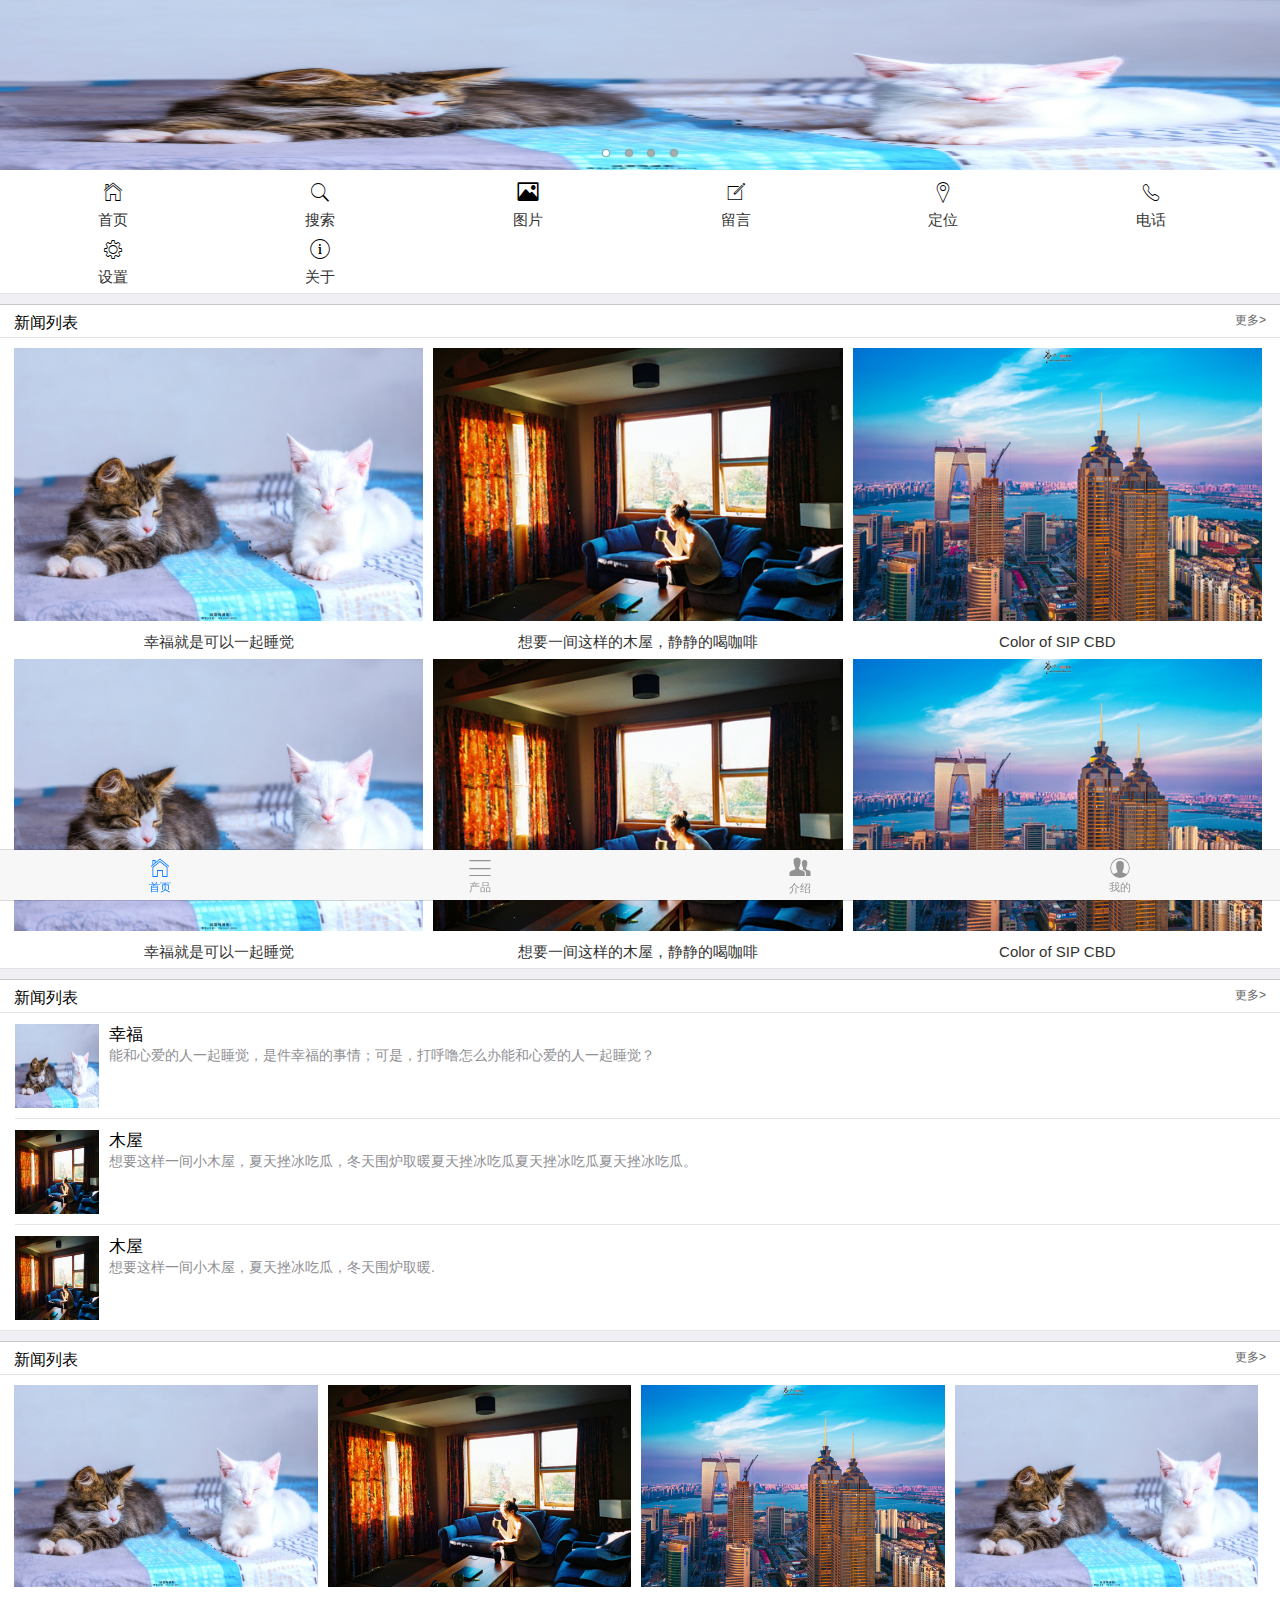
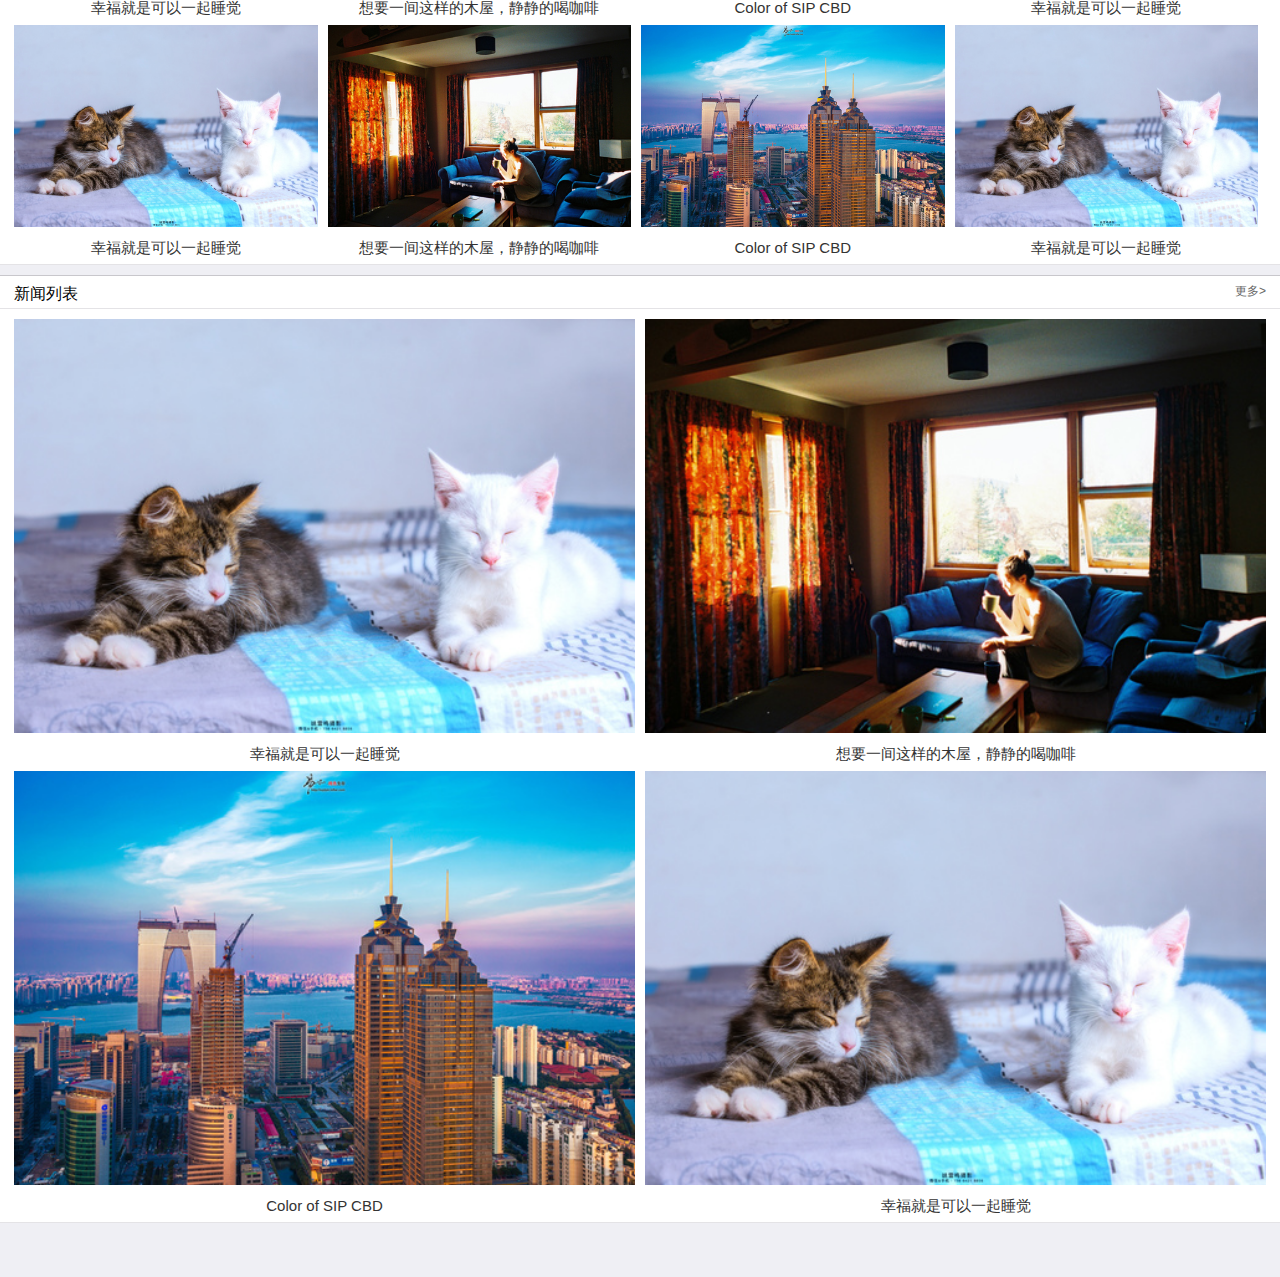
<file: index.html>
<!DOCTYPE html>
<html>
<head>
<meta charset="utf-8">
<meta name="viewport" content="width=device-width,initial-scale=1,minimum-scale=1,maximum-scale=1,user-scalable=no" />
<title>首页</title>
<script src="js/mui.min.js"></script>
<link href="css/mui.min.css" rel="stylesheet"/>
<link href="css/icons-extra.css" rel="stylesheet"  />
<style>
.mui-slider .mui-slider-group .mui-slider-item img{width: 100%; height: 170px; display: block; overflow: hidden;}
.marClear{height: 54px;}
.mui-bar-popover {
	width: 30%;
}
.mui-table-view.mui-grid-view .ones .mui-media-object{
	width: 100%; height:130px; display: block; overflow: hidden;
}

.mui-table-view .mui-media-object{line-height: 84px;max-width: 84px;height: 84px;}
.mui-ellipsis{white-space: initial;}
.wamp .tits{height: 34px; padding:5px 14px; margin-top: 10px; border-top: 1px solid #c8c7cc; background: #FFF; overflow: hidden;}
.wamp .tits h4{float: left; font-weight: 100;font-size:16px; color: #000;}
.wamp .tits a{float: right; font-size:12px; color: #666;}
</style>
<script type="text/javascript" charset="utf-8">
  	mui.init();
</script>
</head>
<body>
<div class="mui-collapse-content">	<div id="slider" class="mui-slider">
		<div class="mui-slider-group mui-slider-loop">
			<!-- 额外增加的一个节点(循环轮播：第一个节点是最后一张轮播) -->
			<div class="mui-slider-item mui-slider-item-duplicate">
				<a href="#">
					<img src="images/yuantiao.jpg">
				</a>
			</div>
			<!-- 第一张 -->
			<div class="mui-slider-item">
				<a href="#">
					<img src="images/shuijiao.jpg">
				</a>
			</div>
			<!-- 第二张 -->
			<div class="mui-slider-item">
				<a href="#">
					<img src="images/muwu.jpg">
				</a>
			</div>
			<!-- 第三张 -->
			<div class="mui-slider-item">
				<a href="#">
					<img src="images/cbd.jpg">
				</a>
			</div>
			<!-- 第四张 -->
			<div class="mui-slider-item">
				<a href="#">
					<img src="images/yuantiao.jpg">
				</a>
			</div>
			<!-- 额外增加的一个节点(循环轮播：最后一个节点是第一张轮播) -->
			<div class="mui-slider-item mui-slider-item-duplicate">
				<a href="#">
					<img src="images/shuijiao.jpg">
				</a>
			</div>
		</div>
		<div class="mui-slider-indicator">
			<div class="mui-indicator mui-active"></div>
			<div class="mui-indicator"></div>
			<div class="mui-indicator"></div>
			<div class="mui-indicator"></div>
		</div>
	</div>
</div>
<!--轮播图-->
<ul class="mui-table-view mui-grid-view mui-grid-12">
    <li class="mui-table-view-cell mui-media mui-col-xs-3 mui-col-sm-2"><a href="#">
            <span class="mui-icon mui-icon-home"></span>
            <div class="mui-media-body">首页</div></a></li>
    <li class="mui-table-view-cell mui-media mui-col-xs-3 mui-col-sm-2"><a href="indexed-list.html">
            <span class="mui-icon mui-icon-search"></span>
            <div class="mui-media-body">搜索</div></a></li>
    <li class="mui-table-view-cell mui-media mui-col-xs-3 mui-col-sm-2"><a href="imageviewer.html">
            <span class="mui-icon mui-icon-image"></span>
            <div class="mui-media-body">图片</div></a></li>
    <li class="mui-table-view-cell mui-media mui-col-xs-3 mui-col-sm-2"><a href="message.html">
            <span class="mui-icon mui-icon-compose"></span>
            <div class="mui-media-body">留言</div></a></li>
    <li class="mui-table-view-cell mui-media mui-col-xs-3 mui-col-sm-2"><a href="#">
            <span class="mui-icon mui-icon-location"></span>
            <div class="mui-media-body">定位</div></a></li>
    
    <li class="mui-table-view-cell mui-media mui-col-xs-3 mui-col-sm-2"><a href="#">
            <span class="mui-icon mui-icon-phone"></span>
            <div class="mui-media-body">电话</div></a></li>
    <li class="mui-table-view-cell mui-media mui-col-xs-3 mui-col-sm-2"><a href="#">
            <span class="mui-icon mui-icon-gear"></span>
            <div class="mui-media-body">设置</div></a></li>
    <li class="mui-table-view-cell mui-media mui-col-xs-3 mui-col-sm-2"><a href="contactus.html">
            <span class="mui-icon mui-icon-info"></span>
            <div class="mui-media-body">关于</div></a></li>
</ul>
<div class="mui-content wamp" >
	<div class="tits">
		<h4>新闻列表</h4> <a href="listimg.html">更多&gt;</a>
	</div>
	<ul class="mui-table-view mui-grid-view">
	    <li class="mui-table-view-cell mui-media mui-col-xs-4">
	        <a href="#">
	            <img class="mui-media-object" src="images/shuijiao.jpg">
	            <div class="mui-media-body">幸福就是可以一起睡觉</div>
	        </a>
	    </li>
	    <li class="mui-table-view-cell mui-media mui-col-xs-4">
	        <a href="#">
	            <img class="mui-media-object" src="images/muwu.jpg">
	            <div class="mui-media-body">想要一间这样的木屋，静静的喝咖啡</div>
	        </a>
	    </li>
	    <li class="mui-table-view-cell mui-media mui-col-xs-4">
	        <a href="#"><img class="mui-media-object" src="images/cbd.jpg">
	            <div class="mui-media-body">Color of SIP CBD</div>
	        </a>
	    </li>
	    <li class="mui-table-view-cell mui-media mui-col-xs-4">
	        <a href="#">
	            <img class="mui-media-object" src="images/shuijiao.jpg">
	            <div class="mui-media-body">幸福就是可以一起睡觉</div>
	        </a>
	    </li>
	    <li class="mui-table-view-cell mui-media mui-col-xs-4">
	        <a href="#">
	            <img class="mui-media-object" src="images/muwu.jpg">
	            <div class="mui-media-body">想要一间这样的木屋，静静的喝咖啡</div>
	        </a>
	    </li>
	    <li class="mui-table-view-cell mui-media mui-col-xs-4">
	        <a href="#"><img class="mui-media-object" src="images/cbd.jpg">
	            <div class="mui-media-body">Color of SIP CBD</div>
	        </a>
	    </li>
	</ul>
</div>
<!--新闻列表-->
<div class="mui-content wamp" >
	<div class="tits">
		<h4>新闻列表</h4> <a href="listtxt.html">更多&gt;</a>
	</div>
	<ul class="mui-table-view">
		<li class="mui-table-view-cell mui-media">
			<a href="javascript:;">
				<img class="mui-media-object mui-pull-left" src="images/shuijiao.jpg">
				<div class="mui-media-body">
					幸福
					<p class="mui-ellipsis">能和心爱的人一起睡觉，是件幸福的事情；可是，打呼噜怎么办能和心爱的人一起睡觉？</p>
				</div>
			</a>
		</li>
		<li class="mui-table-view-cell mui-media">
			<a href="javascript:;">
				<img class="mui-media-object mui-pull-left" src="images/muwu.jpg">
				<div class="mui-media-body">
					木屋
					<p class="mui-ellipsis">想要这样一间小木屋，夏天挫冰吃瓜，冬天围炉取暖夏天挫冰吃瓜夏天挫冰吃瓜夏天挫冰吃瓜。</p>
				</div>
			</a>
		</li>
		<li class="mui-table-view-cell mui-media">
			<a href="javascript:;">
				<img class="mui-media-object mui-pull-left" src="images/muwu.jpg">
				<div class="mui-media-body">
					木屋
					<p class="mui-ellipsis">想要这样一间小木屋，夏天挫冰吃瓜，冬天围炉取暖.</p>
				</div>
			</a>
		</li>
	</ul>
</div>
<!--新闻列表-->
<div class="mui-content wamp" >
	<div class="tits">
		<h4>新闻列表</h4> <a href="">更多&gt;</a>
	</div>
	<ul class="mui-table-view mui-grid-view">
	    <li class="mui-table-view-cell mui-media mui-col-xs-3">
	        <a href="#">
	            <img class="mui-media-object" src="images/shuijiao.jpg">
	            <div class="mui-media-body">幸福就是可以一起睡觉</div>
	        </a>
	    </li>
	    <li class="mui-table-view-cell mui-media mui-col-xs-3">
	        <a href="#">
	            <img class="mui-media-object" src="images/muwu.jpg">
	            <div class="mui-media-body">想要一间这样的木屋，静静的喝咖啡</div>
	        </a>
	    </li>
	    <li class="mui-table-view-cell mui-media mui-col-xs-3">
	        <a href="#"><img class="mui-media-object" src="images/cbd.jpg">
	            <div class="mui-media-body">Color of SIP CBD</div>
	        </a>
	    </li>
	    <li class="mui-table-view-cell mui-media mui-col-xs-3">
	        <a href="#">
	            <img class="mui-media-object" src="images/shuijiao.jpg">
	            <div class="mui-media-body">幸福就是可以一起睡觉</div>
	        </a>
	    </li>
	    <li class="mui-table-view-cell mui-media mui-col-xs-3">
	        <a href="#">
	            <img class="mui-media-object" src="images/shuijiao.jpg">
	            <div class="mui-media-body">幸福就是可以一起睡觉</div>
	        </a>
	    </li>
	    <li class="mui-table-view-cell mui-media mui-col-xs-3">
	        <a href="#">
	            <img class="mui-media-object" src="images/muwu.jpg">
	            <div class="mui-media-body">想要一间这样的木屋，静静的喝咖啡</div>
	        </a>
	    </li>
	    <li class="mui-table-view-cell mui-media mui-col-xs-3">
	        <a href="#"><img class="mui-media-object" src="images/cbd.jpg">
	            <div class="mui-media-body">Color of SIP CBD</div>
	        </a>
	    </li>
	    <li class="mui-table-view-cell mui-media mui-col-xs-3">
	        <a href="#">
	            <img class="mui-media-object" src="images/shuijiao.jpg">
	            <div class="mui-media-body">幸福就是可以一起睡觉</div>
	        </a>
	    </li>	   
	</ul>
</div>
<!--新闻列表-->
<div class="mui-content wamp" >
	<div class="tits">
		<h4>新闻列表</h4> <a href="">更多&gt;</a>
	</div>
	<ul class="mui-table-view mui-grid-view">
	    <li class="mui-table-view-cell mui-media mui-col-xs-6">
	        <a href="#">
	            <img class="mui-media-object" src="images/shuijiao.jpg">
	            <div class="mui-media-body">幸福就是可以一起睡觉</div>
	        </a>
	    </li>
	    <li class="mui-table-view-cell mui-media mui-col-xs-6">
	        <a href="#">
	            <img class="mui-media-object" src="images/muwu.jpg">
	            <div class="mui-media-body">想要一间这样的木屋，静静的喝咖啡</div>
	        </a>
	    </li>
	    <li class="mui-table-view-cell mui-media mui-col-xs-6">
	        <a href="#"><img class="mui-media-object" src="images/cbd.jpg">
	            <div class="mui-media-body">Color of SIP CBD</div>
	        </a>
	    </li>
	    <li class="mui-table-view-cell mui-media mui-col-xs-6">
	        <a href="#">
	            <img class="mui-media-object" src="images/shuijiao.jpg">
	            <div class="mui-media-body">幸福就是可以一起睡觉</div>
	        </a>
	    </li>
	</ul>
</div>
<!--新闻列表-->


<!--网站底部导航-->
<div class="marClear"></div>
<nav class="mui-bar mui-bar-tab ">
	<a class="mui-tab-item mui-active"  href="javascript:;" onclick="window.location.href='index.html'">
        <span class="mui-icon mui-icon-home"></span>
        <span class="mui-tab-label">首页</span>
    </a>
	<a class="mui-tab-item" href="#Popover_0">
		<span class="mui-icon mui-icon-bars"></span>
		<span class="mui-tab-label">产品</span>
		
	</a>
	<a class="mui-tab-item" href="#Popover_1">
		<span class="mui-icon mui-icon-extra mui-icon-extra-peoples"></span>
        <span class="mui-tab-label">介绍</span>
		
	</a>
	<a class="mui-tab-item" href="#Popover_2">
		<span class="mui-icon mui-icon-contact"></span>
        <span class="mui-tab-label">我的</span>
	</a>
</nav>

<div id="Popover_0" class="mui-popover mui-bar-popover">
	<div class="mui-popover-arrow"></div>
	<ul class="mui-table-view">
		<li class="mui-table-view-cell"><a href="listtxt.html">文字产品</a></li>
		<li class="mui-table-view-cell"><a href="listimg.html">图片产品</a></li>
	</ul>
</div>
<div id="Popover_1" class="mui-popover mui-bar-popover">
	<div class="mui-popover-arrow"></div>
	<ul class="mui-table-view">
		<li class="mui-table-view-cell"><a href="companyprofile.html">公司简介</a></li>
		<li class="mui-table-view-cell"><a href="contactus.html">联系我们</a></li>

	</ul>
</div>
<div id="Popover_2" class="mui-popover mui-bar-popover">
	<div class="mui-popover-arrow"></div>
	<ul class="mui-table-view">
		<li class="mui-table-view-cell"><a href="login.html">会员登录</a></li>
		<li class="mui-table-view-cell"><a href="reg.html">会员注册</a></li>
	</ul>
</div>
</body>
</html>
</file>
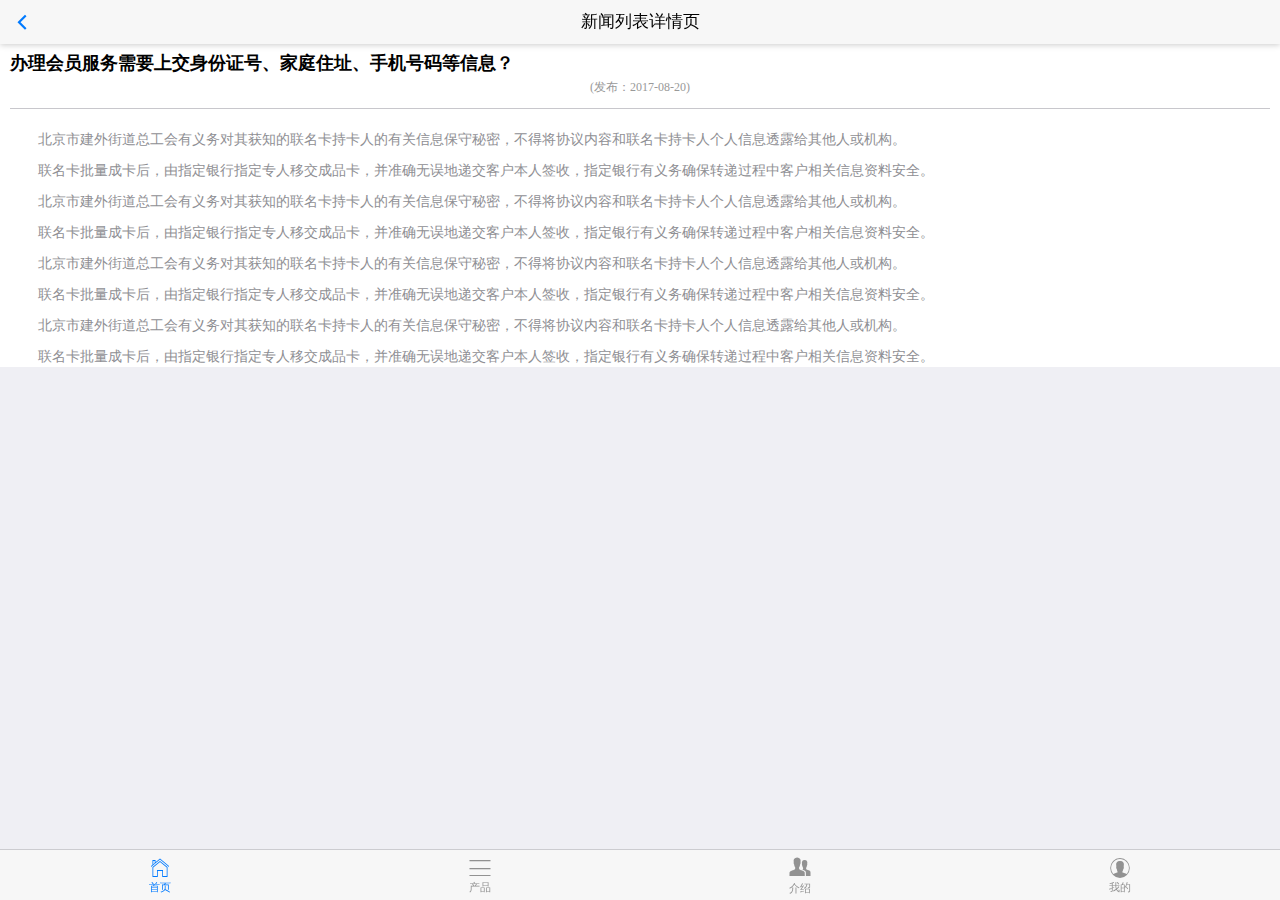
<file: article.html>
<!DOCTYPE html>
<html>

<head>
<meta charset="utf-8">
<title>公司简介</title>
<meta name="viewport" content="width=device-width, initial-scale=1,maximum-scale=1,user-scalable=no">
<meta name="apple-mobile-web-app-capable" content="yes">
<meta name="apple-mobile-web-app-status-bar-style" content="black">
<link href="css/mui.min.css" rel="stylesheet"/>
<link href="css/icons-extra.css" rel="stylesheet"  />
<style>
.mui-bar-popover {
	width: 30%;
}
.article{background: #FFF;}
.article .conts{margin: 20px 0 0;;}
.article .info{text-align: center;display: block; padding-bottom:10px;font-family: "microsoft yahei";font-size: 12px; font-weight: normal;color: #999; border-bottom: 1px solid #c8c7cc;}
.article .conts p{text-indent: 2em; font-size: 14px;}
</style>
</head>
<body>
<header class="mui-bar mui-bar-nav">
	<a class="mui-action-back mui-icon mui-icon-left-nav mui-pull-left"></a>
	<h1 class="mui-title">新闻列表详情页</h1>
</header>
<!--列表页-->
<div class="mui-content article">
	<div class="mui-content-padded ">
		<h4 class="title">办理会员服务需要上交身份证号、家庭住址、手机号码等信息？</h4>
		<div class="info">(发布：2017-08-20)</div>
		<div class="conts">
			<p><span>北京市建外街道总工会有义务对其获知的联名卡持卡人的有关信息保守秘密，不得将协议内容和联名卡持卡人个人信息透露给其他人或机构。</span></p><p><span>联名卡批量成卡后，由指定银行指定专人移交成品卡，并准确无误地递交客户本人签收，指定银行有义务确保转递过程中客户相关信息资料安全。</span></p>	
			<p><span>北京市建外街道总工会有义务对其获知的联名卡持卡人的有关信息保守秘密，不得将协议内容和联名卡持卡人个人信息透露给其他人或机构。</span></p><p><span>联名卡批量成卡后，由指定银行指定专人移交成品卡，并准确无误地递交客户本人签收，指定银行有义务确保转递过程中客户相关信息资料安全。</span></p>
			<p><span>北京市建外街道总工会有义务对其获知的联名卡持卡人的有关信息保守秘密，不得将协议内容和联名卡持卡人个人信息透露给其他人或机构。</span></p><p><span>联名卡批量成卡后，由指定银行指定专人移交成品卡，并准确无误地递交客户本人签收，指定银行有义务确保转递过程中客户相关信息资料安全。</span></p>
			<p><span>北京市建外街道总工会有义务对其获知的联名卡持卡人的有关信息保守秘密，不得将协议内容和联名卡持卡人个人信息透露给其他人或机构。</span></p><p><span>联名卡批量成卡后，由指定银行指定专人移交成品卡，并准确无误地递交客户本人签收，指定银行有义务确保转递过程中客户相关信息资料安全。</span></p>
		</div>
	</div>
</div>
<!--网站底部导航-->
<div class="marClear"></div>
<nav class="mui-bar mui-bar-tab ">
	<a class="mui-tab-item mui-active"  href="javascript:;" onclick="window.location.href='index.html'">
        <span class="mui-icon mui-icon-home"></span>
        <span class="mui-tab-label">首页</span>
    </a>
	<a class="mui-tab-item" href="#Popover_0">
		<span class="mui-icon mui-icon-bars"></span>
		<span class="mui-tab-label">产品</span>
		
	</a>
	<a class="mui-tab-item" href="#Popover_1">
		<span class="mui-icon mui-icon-extra mui-icon-extra-peoples"></span>
        <span class="mui-tab-label">介绍</span>
		
	</a>
	<a class="mui-tab-item" href="#Popover_2">
		<span class="mui-icon mui-icon-contact"></span>
        <span class="mui-tab-label">我的</span>
	</a>
</nav>

<div id="Popover_0" class="mui-popover mui-bar-popover">
	<div class="mui-popover-arrow"></div>
	<ul class="mui-table-view">
		<li class="mui-table-view-cell"><a href="listtxt.html">文字产品</a></li>
		<li class="mui-table-view-cell"><a href="listimg.html">图片产品</a></li>
	</ul>
</div>
<div id="Popover_1" class="mui-popover mui-bar-popover">
	<div class="mui-popover-arrow"></div>
	<ul class="mui-table-view">
		<li class="mui-table-view-cell"><a href="companyprofile.html">公司简介</a></li>
		<li class="mui-table-view-cell"><a href="contactus.html">联系我们</a></li>

	</ul>
</div>
<div id="Popover_2" class="mui-popover mui-bar-popover">
	<div class="mui-popover-arrow"></div>
	<ul class="mui-table-view">
		<li class="mui-table-view-cell"><a href="login.html">会员登录</a></li>
		<li class="mui-table-view-cell"><a href="reg.html">会员注册</a></li>
	</ul>
</div>
<script src="js/mui.min.js"></script>
<script>
		mui.init({
			swipeBack:true //启用右滑关闭功能
		});
	</script>
</body>

</html>
</file>
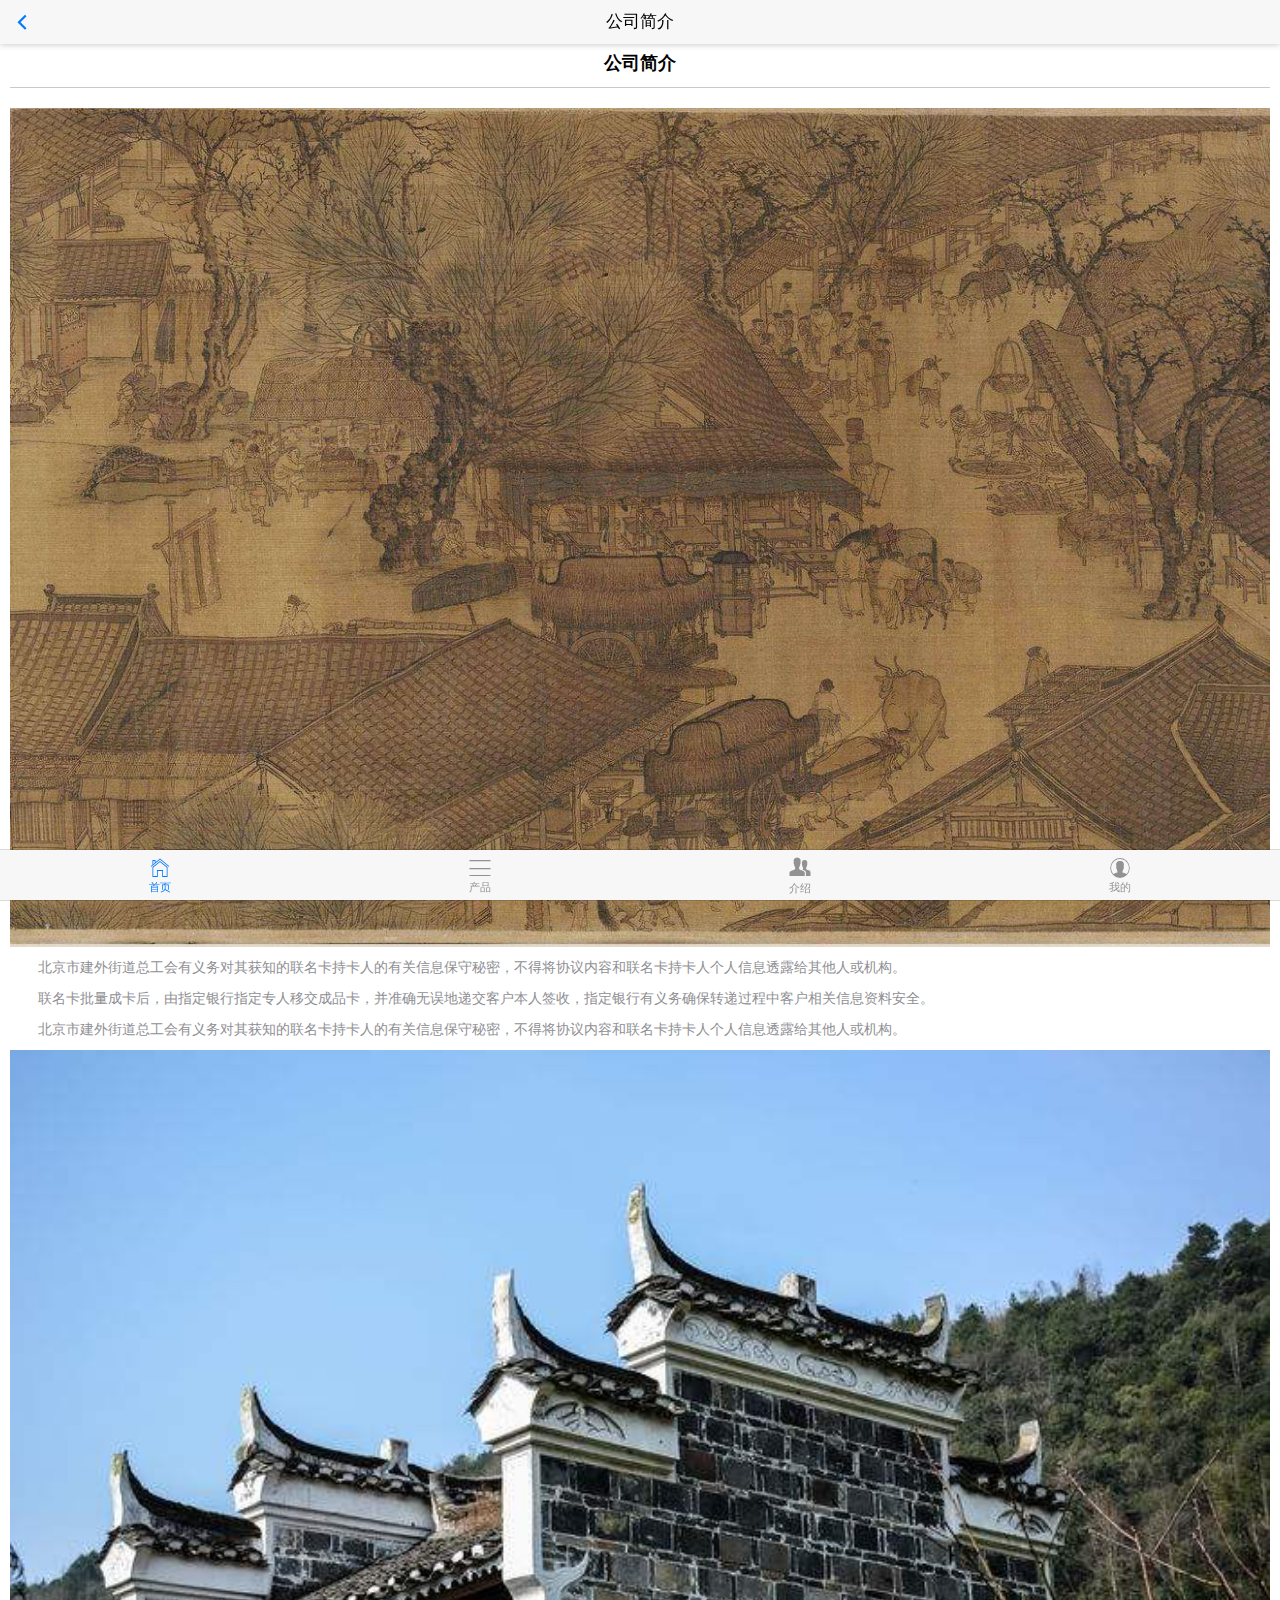
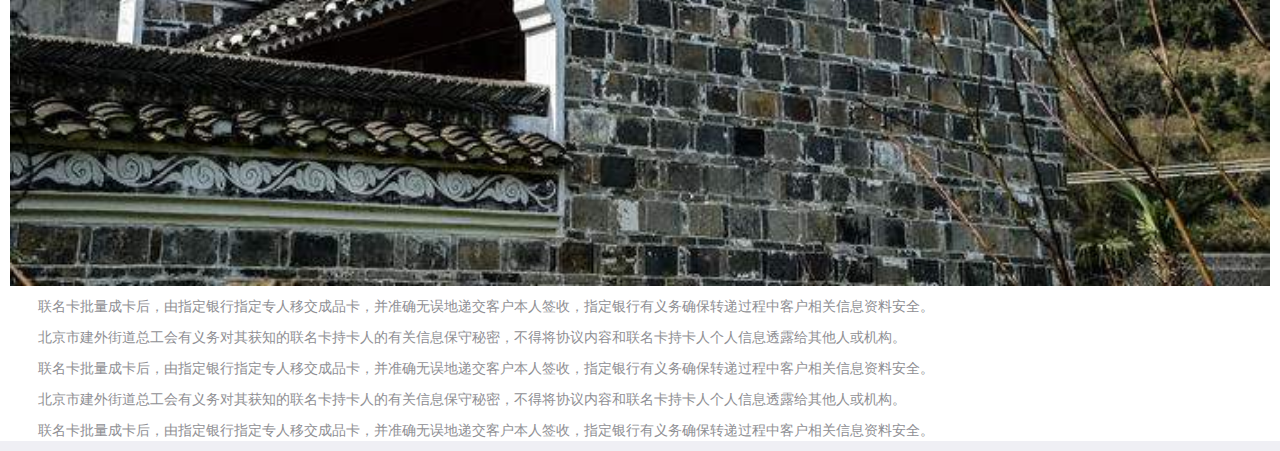
<file: companyprofile.html>
<!DOCTYPE html>
<html>

<head>
<meta charset="utf-8">
<title>公司简介</title>
<meta name="viewport" content="width=device-width, initial-scale=1,maximum-scale=1,user-scalable=no">
<meta name="apple-mobile-web-app-capable" content="yes">
<meta name="apple-mobile-web-app-status-bar-style" content="black">
<link href="css/mui.min.css" rel="stylesheet"/>
<link href="css/icons-extra.css" rel="stylesheet"  />
<style>
.mui-bar-popover {
	width: 30%;
}
.article{background: #FFF;}
.article .title{text-align: center;}
.article .conts{margin: 20px 0 0;;}
.article .info{text-align: center;display: block; padding-bottom:10px;font-family: "microsoft yahei";font-size: 12px; font-weight: normal;color: #999; border-bottom: 1px solid #c8c7cc;}
.article .conts p{text-indent: 2em; font-size: 14px;}
.article .conts img{display: block; width: 100%;}
</style>
</head>
<body>
<header class="mui-bar mui-bar-nav">
	<a class="mui-action-back mui-icon mui-icon-left-nav mui-pull-left"></a>
	<h1 class="mui-title">公司简介</h1>
</header>
<!--列表页-->
<div class="mui-content article">
	<div class="mui-content-padded ">
		<h4 class="title">公司简介</h4>
		<div class="info"></div>
		<div class="conts">
			<p><img src="images/img1.jpg" alt="" /></p>
			<p><span>北京市建外街道总工会有义务对其获知的联名卡持卡人的有关信息保守秘密，不得将协议内容和联名卡持卡人个人信息透露给其他人或机构。</span></p><p><span>联名卡批量成卡后，由指定银行指定专人移交成品卡，并准确无误地递交客户本人签收，指定银行有义务确保转递过程中客户相关信息资料安全。</span></p>	
			<p><span>北京市建外街道总工会有义务对其获知的联名卡持卡人的有关信息保守秘密，不得将协议内容和联名卡持卡人个人信息透露给其他人或机构。</span></p>
			<p><img src="images/img2.jpg" alt="" /></p>
			<p><span>联名卡批量成卡后，由指定银行指定专人移交成品卡，并准确无误地递交客户本人签收，指定银行有义务确保转递过程中客户相关信息资料安全。</span></p>
			<p><span>北京市建外街道总工会有义务对其获知的联名卡持卡人的有关信息保守秘密，不得将协议内容和联名卡持卡人个人信息透露给其他人或机构。</span></p><p><span>联名卡批量成卡后，由指定银行指定专人移交成品卡，并准确无误地递交客户本人签收，指定银行有义务确保转递过程中客户相关信息资料安全。</span></p>
			<p><span>北京市建外街道总工会有义务对其获知的联名卡持卡人的有关信息保守秘密，不得将协议内容和联名卡持卡人个人信息透露给其他人或机构。</span></p><p><span>联名卡批量成卡后，由指定银行指定专人移交成品卡，并准确无误地递交客户本人签收，指定银行有义务确保转递过程中客户相关信息资料安全。</span></p>
		</div>
	</div>
</div>
<!--网站底部导航-->
<div class="marClear"></div>
<nav class="mui-bar mui-bar-tab ">
	<a class="mui-tab-item mui-active"  href="javascript:;" onclick="window.location.href='index.html'">
        <span class="mui-icon mui-icon-home"></span>
        <span class="mui-tab-label">首页</span>
    </a>
	<a class="mui-tab-item" href="#Popover_0">
		<span class="mui-icon mui-icon-bars"></span>
		<span class="mui-tab-label">产品</span>
		
	</a>
	<a class="mui-tab-item" href="#Popover_1">
		<span class="mui-icon mui-icon-extra mui-icon-extra-peoples"></span>
        <span class="mui-tab-label">介绍</span>
		
	</a>
	<a class="mui-tab-item" href="#Popover_2">
		<span class="mui-icon mui-icon-contact"></span>
        <span class="mui-tab-label">我的</span>
	</a>
</nav>

<div id="Popover_0" class="mui-popover mui-bar-popover">
	<div class="mui-popover-arrow"></div>
	<ul class="mui-table-view">
		<li class="mui-table-view-cell"><a href="listtxt.html">文字产品</a></li>
		<li class="mui-table-view-cell"><a href="listimg.html">图片产品</a></li>
	</ul>
</div>
<div id="Popover_1" class="mui-popover mui-bar-popover">
	<div class="mui-popover-arrow"></div>
	<ul class="mui-table-view">
		<li class="mui-table-view-cell"><a href="companyprofile.html">公司简介</a></li>
		<li class="mui-table-view-cell"><a href="contactus.html">联系我们</a></li>

	</ul>
</div>
<div id="Popover_2" class="mui-popover mui-bar-popover">
	<div class="mui-popover-arrow"></div>
	<ul class="mui-table-view">
		<li class="mui-table-view-cell"><a href="login.html">会员登录</a></li>
		<li class="mui-table-view-cell"><a href="reg.html">会员注册</a></li>
	</ul>
</div>
<script src="js/mui.min.js"></script>
<script>
		mui.init({
			swipeBack:true //启用右滑关闭功能
		});
	</script>
</body>

</html>
</file>
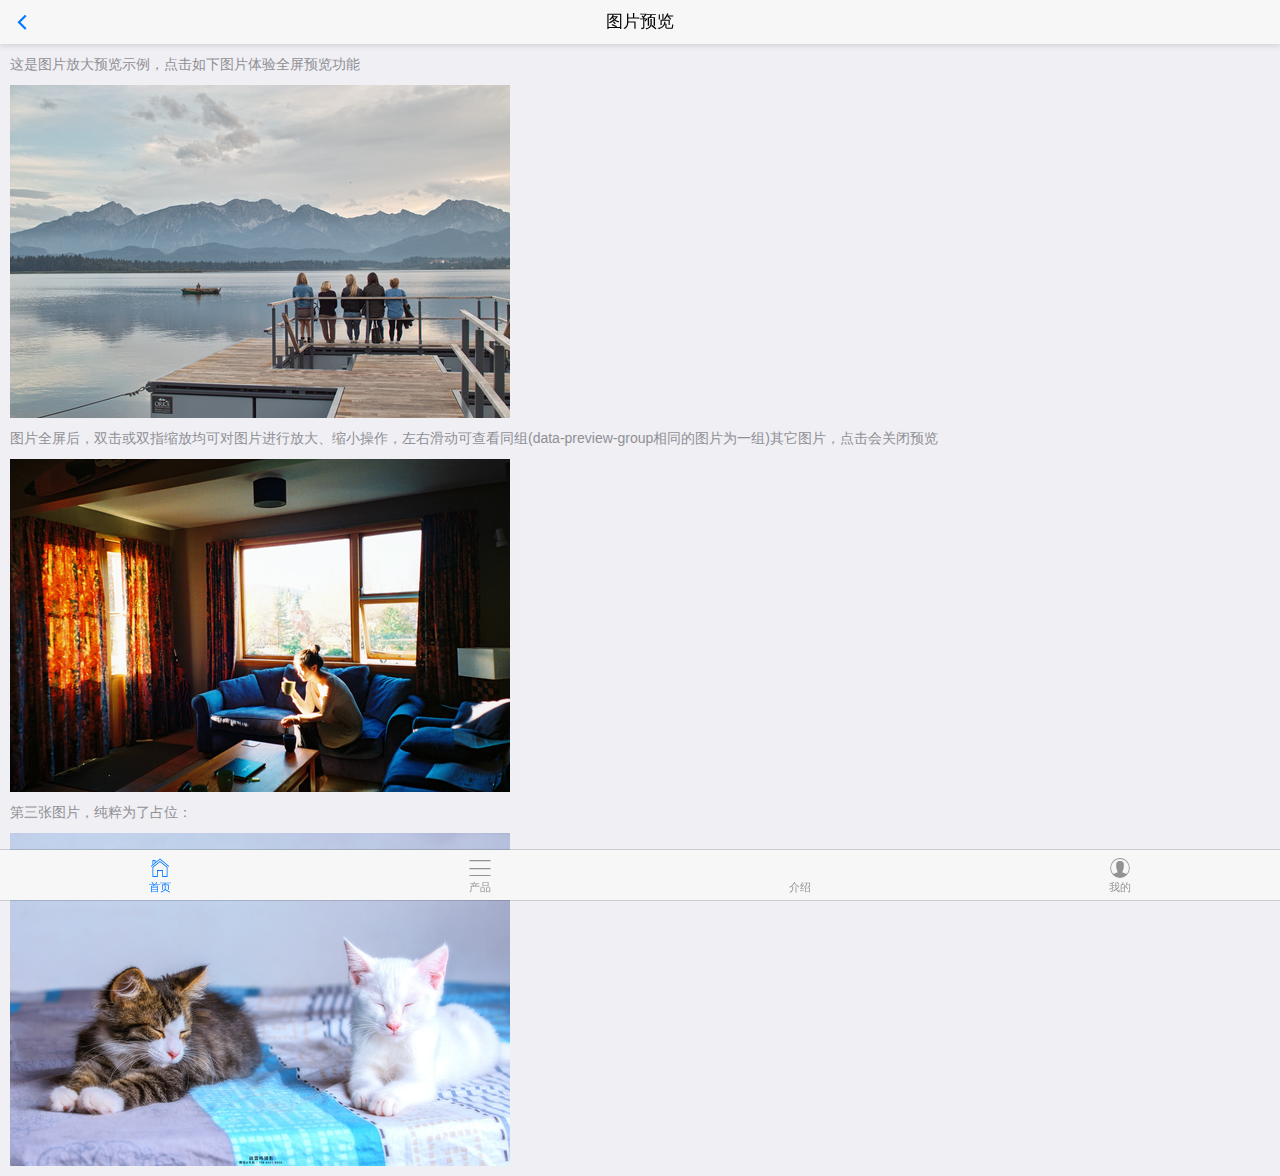
<file: imageviewer.html>
<html>
<head>
<meta charset="utf-8">
<title>图片预览</title>
<meta name="viewport" content="width=device-width, initial-scale=1,maximum-scale=1,user-scalable=no">
<meta name="apple-mobile-web-app-capable" content="yes">
<meta name="apple-mobile-web-app-status-bar-style" content="black">
<!--标准mui.css-->
<link rel="stylesheet" href="css/mui.min.css">
<!--App自定义的css-->
<style type="text/css">
	.mui-bar-popover {
	width: 30%;
}
	.mui-preview-image.mui-fullscreen {
		position: fixed;
		z-index: 20;
		background-color: #000;
	}
	.mui-preview-header,
	.mui-preview-footer {
		position: absolute;
		width: 100%;
		left: 0;
		z-index: 10;
	}
	.mui-preview-header {
		height: 44px;
		top: 0;
	}
	.mui-preview-footer {
		height: 50px;
		bottom: 0px;
	}
	.mui-preview-header .mui-preview-indicator {
		display: block;
		line-height: 25px;
		color: #fff;
		text-align: center;
		margin: 15px auto 4;
		width: 70px;
		background-color: rgba(0, 0, 0, 0.4);
		border-radius: 12px;
		font-size: 16px;
	}
	.mui-preview-image {
		display: none;
		-webkit-animation-duration: 0.5s;
		animation-duration: 0.5s;
		-webkit-animation-fill-mode: both;
		animation-fill-mode: both;
	}
	.mui-preview-image.mui-preview-in {
		-webkit-animation-name: fadeIn;
		animation-name: fadeIn;
	}
	.mui-preview-image.mui-preview-out {
		background: none;
		-webkit-animation-name: fadeOut;
		animation-name: fadeOut;
	}
	.mui-preview-image.mui-preview-out .mui-preview-header,
	.mui-preview-image.mui-preview-out .mui-preview-footer {
		display: none;
	}
	.mui-zoom-scroller {
		position: absolute;
		display: -webkit-box;
		display: -webkit-flex;
		display: flex;
		-webkit-box-align: center;
		-webkit-align-items: center;
		align-items: center;
		-webkit-box-pack: center;
		-webkit-justify-content: center;
		justify-content: center;
		left: 0;
		right: 0;
		bottom: 0;
		top: 0;
		width: 100%;
		height: 100%;
		margin: 0;
		-webkit-backface-visibility: hidden;
	}
	.mui-zoom {
		-webkit-transform-style: preserve-3d;
		transform-style: preserve-3d;
	}
	.mui-slider .mui-slider-group .mui-slider-item img {
		width: auto;
		height: auto;
		max-width: 100%;
		max-height: 100%;
	}
	.mui-android-4-1 .mui-slider .mui-slider-group .mui-slider-item img {
		width: 100%;
	}
	.mui-android-4-1 .mui-slider.mui-preview-image .mui-slider-group .mui-slider-item {
		display: inline-table;
	}
	.mui-android-4-1 .mui-slider.mui-preview-image .mui-zoom-scroller img {
		display: table-cell;
		vertical-align: middle;
	}
	.mui-preview-loading {
		position: absolute;
		width: 100%;
		height: 100%;
		top: 0;
		left: 0;
		display: none;
	}
	.mui-preview-loading.mui-active {
		display: block;
	}
	.mui-preview-loading .mui-spinner-white {
		position: absolute;
		top: 50%;
		left: 50%;
		margin-left: -25px;
		margin-top: -25px;
		height: 50px;
		width: 50px;
	}
	.mui-preview-image img.mui-transitioning {
		-webkit-transition: -webkit-transform 0.5s ease, opacity 0.5s ease;
		transition: transform 0.5s ease, opacity 0.5s ease;
	}
	@-webkit-keyframes fadeIn {
		0% {
			opacity: 0;
		}
		100% {
			opacity: 1;
		}
	}
	@keyframes fadeIn {
		0% {
			opacity: 0;
		}
		100% {
			opacity: 1;
		}
	}
	@-webkit-keyframes fadeOut {
		0% {
			opacity: 1;
		}
		100% {
			opacity: 0;
		}
	}
	@keyframes fadeOut {
		0% {
			opacity: 1;
		}
		100% {
			opacity: 0;
		}
	}
	p img {
		max-width: 100%;
		height: auto;
	}
</style>

</head>

<body>
<header class="mui-bar mui-bar-nav">
	<a class="mui-action-back mui-icon mui-icon-left-nav mui-pull-left"></a>
	<h1 class="mui-title">图片预览</h1>
</header>
<div class="mui-content">
	<div class="mui-content-padded">
		<p>这是图片放大预览示例，点击如下图片体验全屏预览功能</p>
		<p>
			<img src="images/yuantiao.jpg" data-preview-src="" data-preview-group="1" />
		</p>
		<p>图片全屏后，双击或双指缩放均可对图片进行放大、缩小操作，左右滑动可查看同组(data-preview-group相同的图片为一组)其它图片，点击会关闭预览</p>
		<p>
			<img src="images/muwu.jpg" data-preview-src="" data-preview-group="1" />
		</p>
		<p>第三张图片，纯粹为了占位： </p>
		<p>
			<img src="images/shuijiao.jpg" data-preview-src="" data-preview-group="1" />
		</p>
	</div>
</div>
<!--网站底部导航-->
<div class="marClear"></div>
<nav class="mui-bar mui-bar-tab ">
	<a class="mui-tab-item mui-active"  href="javascript:;" onclick="window.location.href='index.html'">
        <span class="mui-icon mui-icon-home"></span>
        <span class="mui-tab-label">首页</span>
    </a>
	<a class="mui-tab-item" href="#Popover_0">
		<span class="mui-icon mui-icon-bars"></span>
		<span class="mui-tab-label">产品</span>
		
	</a>
	<a class="mui-tab-item" href="#Popover_1">
		<span class="mui-icon mui-icon-extra mui-icon-extra-peoples"></span>
        <span class="mui-tab-label">介绍</span>
		
	</a>
	<a class="mui-tab-item" href="#Popover_2">
		<span class="mui-icon mui-icon-contact"></span>
        <span class="mui-tab-label">我的</span>
	</a>
</nav>

<div id="Popover_0" class="mui-popover mui-bar-popover">
	<div class="mui-popover-arrow"></div>
	<ul class="mui-table-view">
		<li class="mui-table-view-cell"><a href="listtxt.html">文字产品</a></li>
		<li class="mui-table-view-cell"><a href="listimg.html">图片产品</a></li>
	</ul>
</div>
<div id="Popover_1" class="mui-popover mui-bar-popover">
	<div class="mui-popover-arrow"></div>
	<ul class="mui-table-view">
		<li class="mui-table-view-cell"><a href="companyprofile.html">公司简介</a></li>
		<li class="mui-table-view-cell"><a href="contactus.html">联系我们</a></li>

	</ul>
</div>
<div id="Popover_2" class="mui-popover mui-bar-popover">
	<div class="mui-popover-arrow"></div>
	<ul class="mui-table-view">
		<li class="mui-table-view-cell"><a href="login.html">会员登录</a></li>
		<li class="mui-table-view-cell"><a href="reg.html">会员注册</a></li>
	</ul>
</div>
</body>
<script src="js/mui.min.js"></script>
<script src="js/mui.zoom.js"></script>
<script src="js/mui.previewimage.js"></script>
<script>
mui.previewImage();
</script>

</html>
</file>
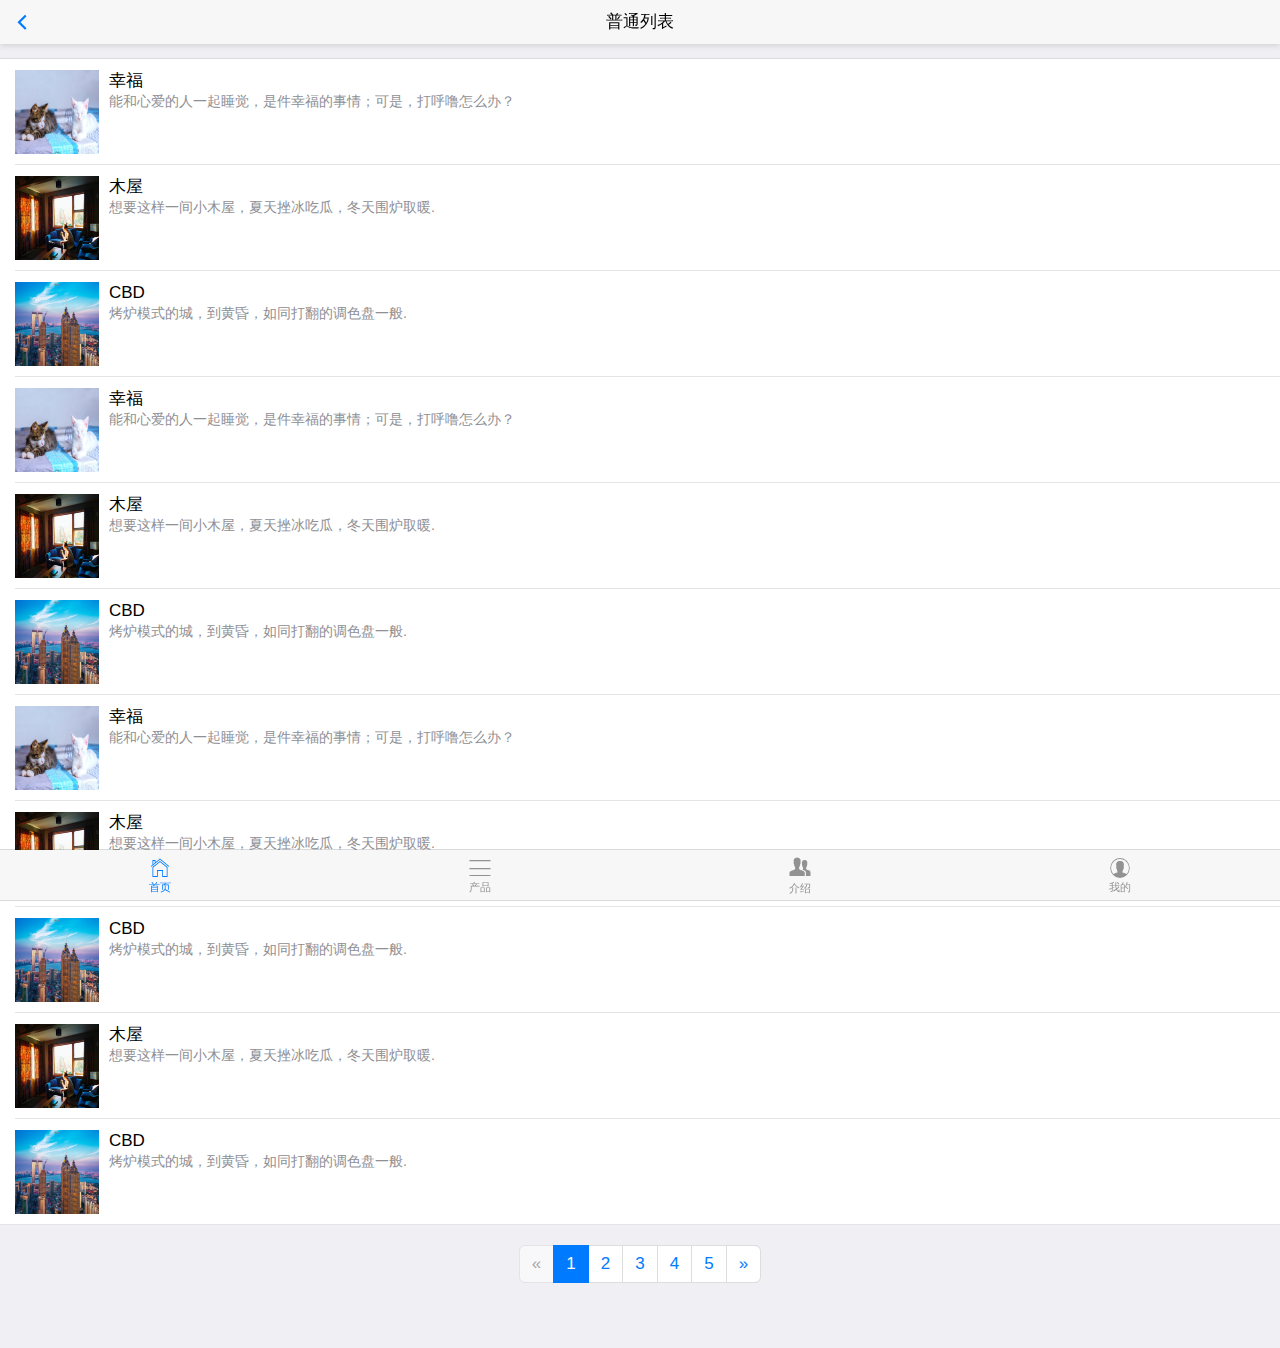
<file: listimg.html>
<!DOCTYPE html>
<html>

<head>
<meta charset="utf-8">
<title>图片产品</title>
<meta name="viewport" content="width=device-width, initial-scale=1,maximum-scale=1,user-scalable=no">
<meta name="apple-mobile-web-app-capable" content="yes">
<meta name="apple-mobile-web-app-status-bar-style" content="black">
<link href="css/mui.min.css" rel="stylesheet"/>
<link href="css/icons-extra.css" rel="stylesheet"  />
<style>
.mui-bar-popover {
	width: 30%;
}
#page{text-align: center; margin: 20px auto 60px;}
.c-ul-list li a span {
    text-align: left;
    display: block;
    font-family: "microsoft yahei";
    font-size: 12px;
    font-weight: normal;
    display: block;
    color: #999;
}
.mui-table-view .mui-media-object{
	line-height: 84px;
    max-width: 84px;
    height: 84px;
}
.mui-ellipsis{
	white-space: initial;
}
</style>
</head>
<body>
<header class="mui-bar mui-bar-nav">
	<a class="mui-action-back mui-icon mui-icon-left-nav mui-pull-left"></a>
	<h1 class="mui-title">普通列表</h1>
</header>
<!--列表页-->
<div class="mui-content">
	<ul class="mui-table-view">
		<li class="mui-table-view-cell mui-media">
			<a href="javascript:;">
				<img class="mui-media-object mui-pull-left" src="images/shuijiao.jpg">
				<div class="mui-media-body">
					幸福
					<p class="mui-ellipsis">能和心爱的人一起睡觉，是件幸福的事情；可是，打呼噜怎么办？</p>
				</div>
			</a>
		</li>
		<li class="mui-table-view-cell mui-media">
			<a href="javascript:;">
				<img class="mui-media-object mui-pull-left" src="images/muwu.jpg">
				<div class="mui-media-body">
					木屋
					<p class="mui-ellipsis">想要这样一间小木屋，夏天挫冰吃瓜，冬天围炉取暖.</p>
				</div>
			</a>
		</li>
		<li class="mui-table-view-cell mui-media">
			<a href="javascript:;">
				<img class="mui-media-object mui-pull-left" src="images/cbd.jpg">
				<div class="mui-media-body">
					CBD
					<p class="mui-ellipsis">烤炉模式的城，到黄昏，如同打翻的调色盘一般.</p>
				</div>
			</a>
		</li>
		<li class="mui-table-view-cell mui-media">
			<a href="javascript:;">
				<img class="mui-media-object mui-pull-left" src="images/shuijiao.jpg">
				<div class="mui-media-body">
					幸福
					<p class="mui-ellipsis">能和心爱的人一起睡觉，是件幸福的事情；可是，打呼噜怎么办？</p>
				</div>
			</a>
		</li>
		<li class="mui-table-view-cell mui-media">
			<a href="javascript:;">
				<img class="mui-media-object mui-pull-left" src="images/muwu.jpg">
				<div class="mui-media-body">
					木屋
					<p class="mui-ellipsis">想要这样一间小木屋，夏天挫冰吃瓜，冬天围炉取暖.</p>
				</div>
			</a>
		</li>
		<li class="mui-table-view-cell mui-media">
			<a href="javascript:;">
				<img class="mui-media-object mui-pull-left" src="images/cbd.jpg">
				<div class="mui-media-body">
					CBD
					<p class="mui-ellipsis">烤炉模式的城，到黄昏，如同打翻的调色盘一般.</p>
				</div>
			</a>
		</li>
		<li class="mui-table-view-cell mui-media">
			<a href="javascript:;">
				<img class="mui-media-object mui-pull-left" src="images/shuijiao.jpg">
				<div class="mui-media-body">
					幸福
					<p class="mui-ellipsis">能和心爱的人一起睡觉，是件幸福的事情；可是，打呼噜怎么办？</p>
				</div>
			</a>
		</li>
		<li class="mui-table-view-cell mui-media">
			<a href="javascript:;">
				<img class="mui-media-object mui-pull-left" src="images/muwu.jpg">
				<div class="mui-media-body">
					木屋
					<p class="mui-ellipsis">想要这样一间小木屋，夏天挫冰吃瓜，冬天围炉取暖.</p>
				</div>
			</a>
		</li>
		<li class="mui-table-view-cell mui-media">
			<a href="javascript:;">
				<img class="mui-media-object mui-pull-left" src="images/cbd.jpg">
				<div class="mui-media-body">
					CBD
					<p class="mui-ellipsis">烤炉模式的城，到黄昏，如同打翻的调色盘一般.</p>
				</div>
			</a>
		</li>
		<li class="mui-table-view-cell mui-media">
			<a href="javascript:;">
				<img class="mui-media-object mui-pull-left" src="images/muwu.jpg">
				<div class="mui-media-body">
					木屋
					<p class="mui-ellipsis">想要这样一间小木屋，夏天挫冰吃瓜，冬天围炉取暖.</p>
				</div>
			</a>
		</li>
		<li class="mui-table-view-cell mui-media">
			<a href="javascript:;">
				<img class="mui-media-object mui-pull-left" src="images/cbd.jpg">
				<div class="mui-media-body">
					CBD
					<p class="mui-ellipsis">烤炉模式的城，到黄昏，如同打翻的调色盘一般.</p>
				</div>
			</a>
		</li>
	</ul>
	


<!--分页-->
<div id="page">
	<ul class="mui-pagination">
		<li class="mui-previous mui-disabled"><a href="#">«</a></li>
		<li class="mui-active"><a href="#">1</a></li>
		<li><a href="#">2</a></li>
		<li><a href="#">3</a></li>
		<li><a href="#">4</a></li>
		<li><a href="#">5</a></li>
		<li class="mui-next"><a href="#">»</a></li>
	</ul>
</div>
</div>
<!--网站底部导航-->
<div class="marClear"></div>
<nav class="mui-bar mui-bar-tab ">
	<a class="mui-tab-item mui-active"  href="javascript:;" onclick="window.location.href='index.html'">
        <span class="mui-icon mui-icon-home"></span>
        <span class="mui-tab-label">首页</span>
    </a>
	<a class="mui-tab-item" href="#Popover_0">
		<span class="mui-icon mui-icon-bars"></span>
		<span class="mui-tab-label">产品</span>
		
	</a>
	<a class="mui-tab-item" href="#Popover_1">
		<span class="mui-icon mui-icon-extra mui-icon-extra-peoples"></span>
        <span class="mui-tab-label">介绍</span>
		
	</a>
	<a class="mui-tab-item" href="#Popover_2">
		<span class="mui-icon mui-icon-contact"></span>
        <span class="mui-tab-label">我的</span>
	</a>
</nav>

<div id="Popover_0" class="mui-popover mui-bar-popover">
	<div class="mui-popover-arrow"></div>
	<ul class="mui-table-view">
		<li class="mui-table-view-cell"><a href="listtxt.html">文字产品</a></li>
		<li class="mui-table-view-cell"><a href="listimg.html">图片产品</a></li>
	</ul>
</div>
<div id="Popover_1" class="mui-popover mui-bar-popover">
	<div class="mui-popover-arrow"></div>
	<ul class="mui-table-view">
		<li class="mui-table-view-cell"><a href="companyprofile.html">公司简介</a></li>
		<li class="mui-table-view-cell"><a href="contactus.html">联系我们</a></li>

	</ul>
</div>
<div id="Popover_2" class="mui-popover mui-bar-popover">
	<div class="mui-popover-arrow"></div>
	<ul class="mui-table-view">
		<li class="mui-table-view-cell"><a href="login.html">会员登录</a></li>
		<li class="mui-table-view-cell"><a href="reg.html">会员注册</a></li>
	</ul>
</div>
<script src="js/mui.min.js"></script>
<script>
		mui.init({
			swipeBack:true //启用右滑关闭功能
		});
	</script>
</body>

</html>
</file>
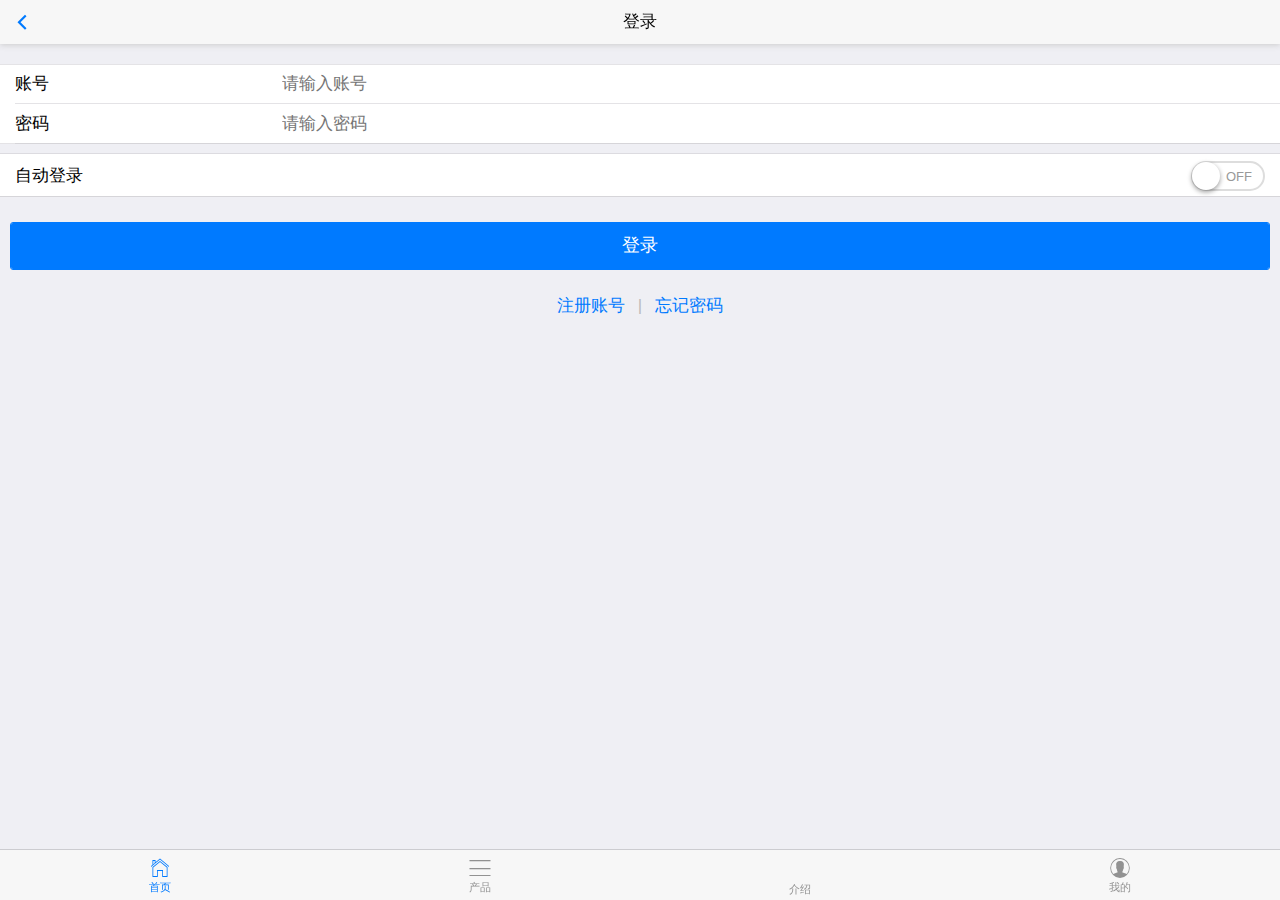
<file: login.html>
<!DOCTYPE html>
<html class="ui-page-login">

<head>
<meta charset="utf-8">
<meta name="viewport" content="width=device-width,initial-scale=1,minimum-scale=1,maximum-scale=1,user-scalable=no" />
<title>登录</title>
<link href="css/mui.min.css" rel="stylesheet" />
<link href="css/style.css" rel="stylesheet" />
<style>
	.area{margin:20px auto 0 auto}
	.mui-input-group{margin-top:10px}
	.mui-input-group:first-child{margin-top:20px}
	.mui-input-group label{width:22%}
	.mui-input-row label~input,.mui-input-row label~select,.mui-input-row label~textarea{width:78%}
	.mui-checkbox input[type=checkbox],.mui-radio input[type=radio]{top:6px}
	.mui-content-padded{margin-top:25px}
	.mui-btn{padding:10px}
	.link-area{display:block;margin-top:25px;text-align:center}
	.spliter{color:#bbb;padding:0 8px}
	.oauth-area{position:absolute;bottom:20px;left:0;text-align:center;width:100%;padding:0;margin:0}
	.oauth-area .oauth-btn{display:inline-block;width:50px;height:50px;background-size:30px 30px;background-position:center center;background-repeat:no-repeat;margin:0 20px;border:solid 1px #ddd;border-radius:25px}
	.oauth-area .oauth-btn:active{border:solid 1px #aaa}
	.oauth-area .oauth-btn.disabled{background-color:#ddd}
	.mui-bar-popover {
	width: 30%;
}
</style>

</head>

<body>
<header class="mui-bar mui-bar-nav">
	<a class="mui-action-back mui-icon mui-icon-left-nav mui-pull-left"></a>
	<h1 class="mui-title">登录</h1>
</header>
<div class="mui-content">
	<form id='login-form' class="mui-input-group">
		<div class="mui-input-row">
			<label>账号</label>
			<input id='account' type="text" class="mui-input-clear mui-input" placeholder="请输入账号">
		</div>
		<div class="mui-input-row">
			<label>密码</label>
			<input id='password' type="password" class="mui-input-clear mui-input" placeholder="请输入密码">
		</div>
	</form>
	<form class="mui-input-group">
		<ul class="mui-table-view mui-table-view-chevron">
			<li class="mui-table-view-cell">
				自动登录
				<div id="autoLogin" class="mui-switch">
					<div class="mui-switch-handle"></div>
				</div>
			</li>
		</ul>
	</form>
	<div class="mui-content-padded">
		<button id='login' class="mui-btn mui-btn-block mui-btn-primary">登录</button>
		<div class="link-area"><a id='reg' href="reg.html">注册账号</a> <span class="spliter">|</span> <a id='forgetPassword'>忘记密码</a>
		</div>
	</div>
	<div class="mui-content-padded oauth-area">

	</div>
</div>
<!--网站底部导航-->
<div class="marClear"></div>
<nav class="mui-bar mui-bar-tab ">
	<a class="mui-tab-item mui-active"  href="javascript:;" onclick="window.location.href='index.html'">
        <span class="mui-icon mui-icon-home"></span>
        <span class="mui-tab-label">首页</span>
    </a>
	<a class="mui-tab-item" href="#Popover_0">
		<span class="mui-icon mui-icon-bars"></span>
		<span class="mui-tab-label">产品</span>
		
	</a>
	<a class="mui-tab-item" href="#Popover_1">
		<span class="mui-icon mui-icon-extra mui-icon-extra-peoples"></span>
        <span class="mui-tab-label">介绍</span>
		
	</a>
	<a class="mui-tab-item" href="#Popover_2">
		<span class="mui-icon mui-icon-contact"></span>
        <span class="mui-tab-label">我的</span>
	</a>
</nav>

<div id="Popover_0" class="mui-popover mui-bar-popover">
	<div class="mui-popover-arrow"></div>
	<ul class="mui-table-view">
		<li class="mui-table-view-cell"><a href="listtxt.html">文字产品</a></li>
		<li class="mui-table-view-cell"><a href="listimg.html">图片产品</a></li>
	</ul>
</div>
<div id="Popover_1" class="mui-popover mui-bar-popover">
	<div class="mui-popover-arrow"></div>
	<ul class="mui-table-view">
		<li class="mui-table-view-cell"><a href="companyprofile.html">公司简介</a></li>
		<li class="mui-table-view-cell"><a href="contactus.html">联系我们</a></li>

	</ul>
</div>
<div id="Popover_2" class="mui-popover mui-bar-popover">
	<div class="mui-popover-arrow"></div>
	<ul class="mui-table-view">
		<li class="mui-table-view-cell"><a href="login.html">会员登录</a></li>
		<li class="mui-table-view-cell"><a href="reg.html">会员注册</a></li>
	</ul>
</div>
<script src="js/mui.min.js"></script>
<script src="js/mui.enterfocus.js"></script>
<script src="js/app.js"></script>
<script>
	(function($, doc) {
		$.init({
			statusBarBackground: '#f7f7f7'
		});
		$.plusReady(function() {
			plus.screen.lockOrientation("portrait-primary");
			var settings = app.getSettings();
			var state = app.getState();
			var mainPage = $.preload({
				"id": 'main',
				"url": 'main.html'
			});
			var main_loaded_flag = false;
			mainPage.addEventListener("loaded",function () {
				main_loaded_flag = true;
			});
			var toMain = function() {
				//使用定时器的原因：
				//可能执行太快，main页面loaded事件尚未触发就执行自定义事件，此时必然会失败
				var id = setInterval(function () {
					if(main_loaded_flag){
						clearInterval(id);
						$.fire(mainPage, 'show', null);
						mainPage.show("pop-in");
					}
				},20);
			};
			//检查 "登录状态/锁屏状态" 开始
			if (settings.autoLogin && state.token && settings.gestures) {
				$.openWindow({
					url: 'unlock.html',
					id: 'unlock',
					show: {
						aniShow: 'pop-in'
					},
					waiting: {
						autoShow: false
					}
				});
			} else if (settings.autoLogin && state.token) {
				toMain();
			} else {
				app.setState(null);
				//第三方登录
				var authBtns = ['qihoo', 'weixin', 'sinaweibo', 'qq']; //配置业务支持的第三方登录
				var auths = {};
				var oauthArea = doc.querySelector('.oauth-area');
				plus.oauth.getServices(function(services) {
					for (var i in services) {
						var service = services[i];
						auths[service.id] = service;
						if (~authBtns.indexOf(service.id)) {
							var isInstalled = app.isInstalled(service.id);
							var btn = document.createElement('div');
							//如果微信未安装，则为不启用状态
							btn.setAttribute('class', 'oauth-btn' + (!isInstalled && service.id === 'weixin' ? (' disabled') : ''));
							btn.authId = service.id;
							btn.style.backgroundImage = 'url("images/' + service.id + '.png")'
							oauthArea.appendChild(btn);
						}
					}
					$(oauthArea).on('tap', '.oauth-btn', function() {
						if (this.classList.contains('disabled')) {
							plus.nativeUI.toast('您尚未安装微信客户端');
							return;
						}
						var auth = auths[this.authId];
						var waiting = plus.nativeUI.showWaiting();
						auth.login(function() {
							waiting.close();
							plus.nativeUI.toast("登录认证成功");
							auth.getUserInfo(function() {
								plus.nativeUI.toast("获取用户信息成功");
								var name = auth.userInfo.nickname || auth.userInfo.name;
								app.createState(name, function() {
									toMain();
								});
							}, function(e) {
								plus.nativeUI.toast("获取用户信息失败：" + e.message);
							});
						}, function(e) {
							waiting.close();
							plus.nativeUI.toast("登录认证失败：" + e.message);
						});
					});
				}, function(e) {
					oauthArea.style.display = 'none';
					plus.nativeUI.toast("获取登录认证失败：" + e.message);
				});
			}
			// close splash
			setTimeout(function() {
				//关闭 splash
				plus.navigator.closeSplashscreen();
			}, 600);
			//检查 "登录状态/锁屏状态" 结束
			var loginButton = doc.getElementById('login');
			var accountBox = doc.getElementById('account');
			var passwordBox = doc.getElementById('password');
			var autoLoginButton = doc.getElementById("autoLogin");
			var regButton = doc.getElementById('reg');
			var forgetButton = doc.getElementById('forgetPassword');
			loginButton.addEventListener('tap', function(event) {
				var loginInfo = {
					account: accountBox.value,
					password: passwordBox.value
				};
				app.login(loginInfo, function(err) {
					if (err) {
						plus.nativeUI.toast(err);
						return;
					}
					toMain();
				});
			});
			$.enterfocus('#login-form input', function() {
				$.trigger(loginButton, 'tap');
			});
			autoLoginButton.classList[settings.autoLogin ? 'add' : 'remove']('mui-active')
			autoLoginButton.addEventListener('toggle', function(event) {
				setTimeout(function() {
					var isActive = event.detail.isActive;
					settings.autoLogin = isActive;
					app.setSettings(settings);
				}, 50);
			}, false);
			regButton.addEventListener('tap', function(event) {
				$.openWindow({
					url: 'reg.html',
					id: 'reg',
					preload: true,
					show: {
						aniShow: 'pop-in'
					},
					styles: {
						popGesture: 'hide'
					},
					waiting: {
						autoShow: false
					}
				});
			}, false);
			forgetButton.addEventListener('tap', function(event) {
				$.openWindow({
					url: 'forget_password.html',
					id: 'forget_password',
					preload: true,
					show: {
						aniShow: 'pop-in'
					},
					styles: {
						popGesture: 'hide'
					},
					waiting: {
						autoShow: false
					}
				});
			}, false);
			//
			window.addEventListener('resize', function() {
				oauthArea.style.display = document.body.clientHeight > 400 ? 'block' : 'none';
			}, false);
			//
			var backButtonPress = 0;
			$.back = function(event) {
				backButtonPress++;
				if (backButtonPress > 1) {
					plus.runtime.quit();
				} else {
					plus.nativeUI.toast('再按一次退出应用');
				}
				setTimeout(function() {
					backButtonPress = 0;
				}, 1000);
				return false;
			};
		});
	}(mui, document));
</script>
</body>

</html>
</file>
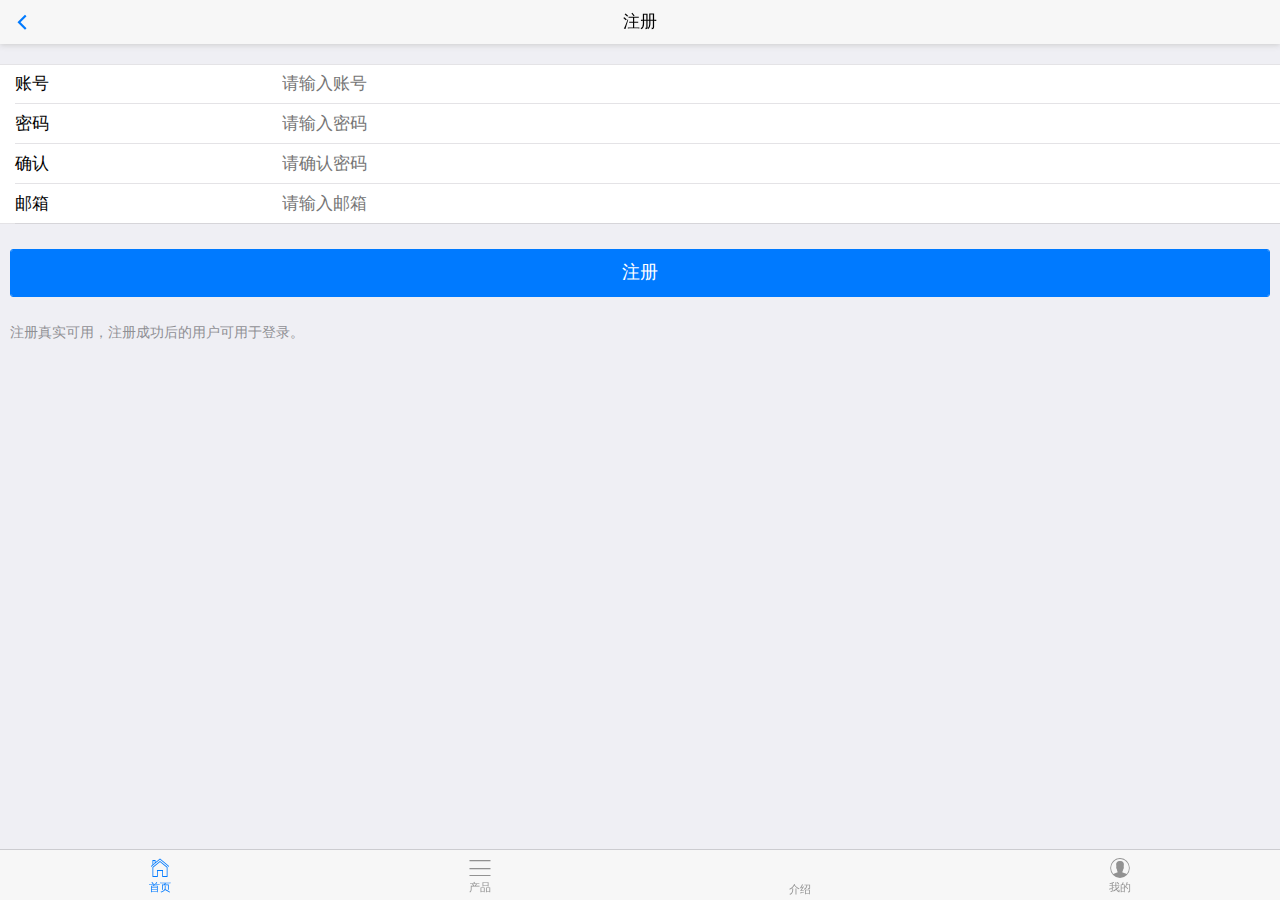
<file: reg.html>
<!DOCTYPE html>
<html class="ui-page-login">

<head>
	<meta charset="utf-8">
	<meta name="viewport" content="width=device-width,initial-scale=1,minimum-scale=1,maximum-scale=1,user-scalable=no" />
	<title></title>
	<link href="css/mui.min.css" rel="stylesheet" />
	<link href="css/style.css" rel="stylesheet" />
	<style>
		.area{margin:20px auto 0 auto}
		.mui-input-group:first-child{margin-top:20px}
		.mui-input-group label{width:22%}
		.mui-input-row label~input,.mui-input-row label~select,.mui-input-row label~textarea{width:78%}
		.mui-checkbox input[type=checkbox],.mui-radio input[type=radio]{top:6px}
		.mui-content-padded{margin-top:25px}
		.mui-btn{padding:10px}
		.mui-bar-popover {
	width: 30%;
}
	</style>
</head>

<body>
	<header class="mui-bar mui-bar-nav">
		<a class="mui-action-back mui-icon mui-icon-left-nav mui-pull-left"></a>
		<h1 class="mui-title">注册</h1>
	</header>
	<div class="mui-content">
		<form class="mui-input-group">
			<div class="mui-input-row">
				<label>账号</label>
				<input id='account' type="text" class="mui-input-clear mui-input" placeholder="请输入账号">
			</div>
			<div class="mui-input-row">
				<label>密码</label>
				<input id='password' type="password" class="mui-input-clear mui-input" placeholder="请输入密码">
			</div>
			<div class="mui-input-row">
				<label>确认</label>
				<input id='password_confirm' type="password" class="mui-input-clear mui-input" placeholder="请确认密码">
			</div>
			<div class="mui-input-row">
				<label>邮箱</label>
				<input id='email' type="email" class="mui-input-clear mui-input" placeholder="请输入邮箱">
			</div>
		</form>
		<div class="mui-content-padded">
			<button id='reg' class="mui-btn mui-btn-block mui-btn-primary">注册</button>
		</div>
		<div class="mui-content-padded">
			<p>注册真实可用，注册成功后的用户可用于登录。</p>
		</div>
	</div>
	<!--网站底部导航-->
	<div class="marClear"></div>
<nav class="mui-bar mui-bar-tab ">
	<a class="mui-tab-item mui-active"  href="javascript:;" onclick="window.location.href='index.html'">
        <span class="mui-icon mui-icon-home"></span>
        <span class="mui-tab-label">首页</span>
    </a>
	<a class="mui-tab-item" href="#Popover_0">
		<span class="mui-icon mui-icon-bars"></span>
		<span class="mui-tab-label">产品</span>
		
	</a>
	<a class="mui-tab-item" href="#Popover_1">
		<span class="mui-icon mui-icon-extra mui-icon-extra-peoples"></span>
        <span class="mui-tab-label">介绍</span>
		
	</a>
	<a class="mui-tab-item" href="#Popover_2">
		<span class="mui-icon mui-icon-contact"></span>
        <span class="mui-tab-label">我的</span>
	</a>
</nav>

<div id="Popover_0" class="mui-popover mui-bar-popover">
	<div class="mui-popover-arrow"></div>
	<ul class="mui-table-view">
		<li class="mui-table-view-cell"><a href="listtxt.html">文字产品</a></li>
		<li class="mui-table-view-cell"><a href="listimg.html">图片产品</a></li>
	</ul>
</div>
<div id="Popover_1" class="mui-popover mui-bar-popover">
	<div class="mui-popover-arrow"></div>
	<ul class="mui-table-view">
		<li class="mui-table-view-cell"><a href="companyprofile.html">公司简介</a></li>
		<li class="mui-table-view-cell"><a href="contactus.html">联系我们</a></li>

	</ul>
</div>
<div id="Popover_2" class="mui-popover mui-bar-popover">
	<div class="mui-popover-arrow"></div>
	<ul class="mui-table-view">
		<li class="mui-table-view-cell"><a href="login.html">会员登录</a></li>
		<li class="mui-table-view-cell"><a href="reg.html">会员注册</a></li>
	</ul>
</div>
	<script src="js/mui.min.js"></script>
	<script src="js/app.js"></script>
	<script>
		(function($, doc) {
			$.init();
			$.plusReady(function() {
				var settings = app.getSettings();
				var regButton = doc.getElementById('reg');
				var accountBox = doc.getElementById('account');
				var passwordBox = doc.getElementById('password');
				var passwordConfirmBox = doc.getElementById('password_confirm');
				var emailBox = doc.getElementById('email');
				regButton.addEventListener('tap', function(event) {
					var regInfo = {
						account: accountBox.value,
						password: passwordBox.value,
						email: emailBox.value
					};
					var passwordConfirm = passwordConfirmBox.value;
					if (passwordConfirm != regInfo.password) {
						plus.nativeUI.toast('密码两次输入不一致');
						return;
					}
					app.reg(regInfo, function(err) {
						if (err) {
							plus.nativeUI.toast(err);
							return;
						}
						plus.nativeUI.toast('注册成功');
						/*
						 * 注意：
						 * 1、因本示例应用启动页就是登录页面，因此注册成功后，直接显示登录页即可；
						 * 2、如果真实案例中，启动页不是登录页，则需修改，使用mui.openWindow打开真实的登录页面
						 */
						plus.webview.getLaunchWebview().show("pop-in",200,function () {
							plus.webview.currentWebview().close("none");
						});
						//若启动页不是登录页，则需通过如下方式打开登录页
//							$.openWindow({
//								url: 'login.html',
//								id: 'login',
//								show: {
//									aniShow: 'pop-in'
//								}
//							});
					});
				});
			});
		}(mui, document));
	</script>
</body>

</html>
</file>
<file: css/icons-extra.css>
@font-face {
    font-family: MuiiconSpread;
    font-weight: normal;
    font-style: normal;
    src:  url('../fonts/mui-icons-extra.ttf') format('truetype'); /* iOS 4.1- */
}
.mui-icon-extra
{
    font-family: MuiiconSpread;
    font-size: 24px;
    font-weight: normal;
    font-style: normal;
    line-height: 1;
    display: inline-block;
    text-decoration: none;
    -webkit-font-smoothing: antialiased;
}
.mui-icon-extra-cold:before { content: "\e500"; }
.mui-icon-extra-share:before { content: "\e200"; }
.mui-icon-extra-class:before { content: "\e118"; }
.mui-icon-extra-custom:before { content: "\e117"; }
.mui-icon-extra-new:before { content: "\e103"; }
.mui-icon-extra-card:before { content: "\e104"; }
.mui-icon-extra-grech:before { content: "\e105"; }
.mui-icon-extra-trend:before { content: "\e106"; }
.mui-icon-extra-filter:before { content: "\e207"; }
.mui-icon-extra-holiday:before { content: "\e300"; }
.mui-icon-extra-cart:before { content: "\e107"; }
.mui-icon-extra-heart:before { content: "\e180"; }
.mui-icon-extra-computer:before { content: "\e600"; }
.mui-icon-extra-express:before { content: "\e108"; }
.mui-icon-extra-gift:before { content: "\e109"; }
.mui-icon-extra-gold:before { content: "\e102"; }
.mui-icon-extra-lamp:before { content: "\e601"; }
.mui-icon-extra-rank:before { content: "\e110"; }
.mui-icon-extra-notice:before { content: "\e111"; }
.mui-icon-extra-sweep:before { content: "\e202"; }
.mui-icon-extra-arrowleftcricle:before { content: "\e401"; }
.mui-icon-extra-dictionary:before { content: "\e602"; }
.mui-icon-extra-heart-filled:before { content: "\e119"; }
.mui-icon-extra-xiaoshuo:before { content: "\e607"; }
.mui-icon-extra-top:before { content: "\e403"; }
.mui-icon-extra-people:before { content: "\e203"; }
.mui-icon-extra-topic:before { content: "\e603"; }
.mui-icon-extra-hotel:before { content: "\e301"; }
.mui-icon-extra-like:before { content: "\e206"; }
.mui-icon-extra-regist:before { content: "\e201"; }
.mui-icon-extra-order:before { content: "\e113"; }
.mui-icon-extra-alipay:before { content: "\e114"; }
.mui-icon-extra-find:before { content: "\e400"; }
.mui-icon-extra-arrowrightcricle:before { content: "\e402"; }
.mui-icon-extra-calendar:before { content: "\e115"; }
.mui-icon-extra-prech:before { content: "\e116"; }
.mui-icon-extra-cate:before { content: "\e501"; }
.mui-icon-extra-comment:before { content: "\e209"; }
.mui-icon-extra-at:before { content: "\e208"; }
.mui-icon-extra-addpeople:before { content: "\e204"; }
.mui-icon-extra-peoples:before { content: "\e205"; }
.mui-icon-extra-calc:before { content: "\e101"; }
.mui-icon-extra-classroom:before { content: "\e604"; }
.mui-icon-extra-phone:before { content: "\e404"; }
.mui-icon-extra-university:before { content: "\e605"; }
.mui-icon-extra-outline:before { content: "\e606"; }
</file>
<file: css/style.css>
.ui-page-login,
body {
	width: 100%;
	height: 100%;
	margin: 0px;
	padding: 0px;
}
.mui-content{height: 100%;}
</file>
